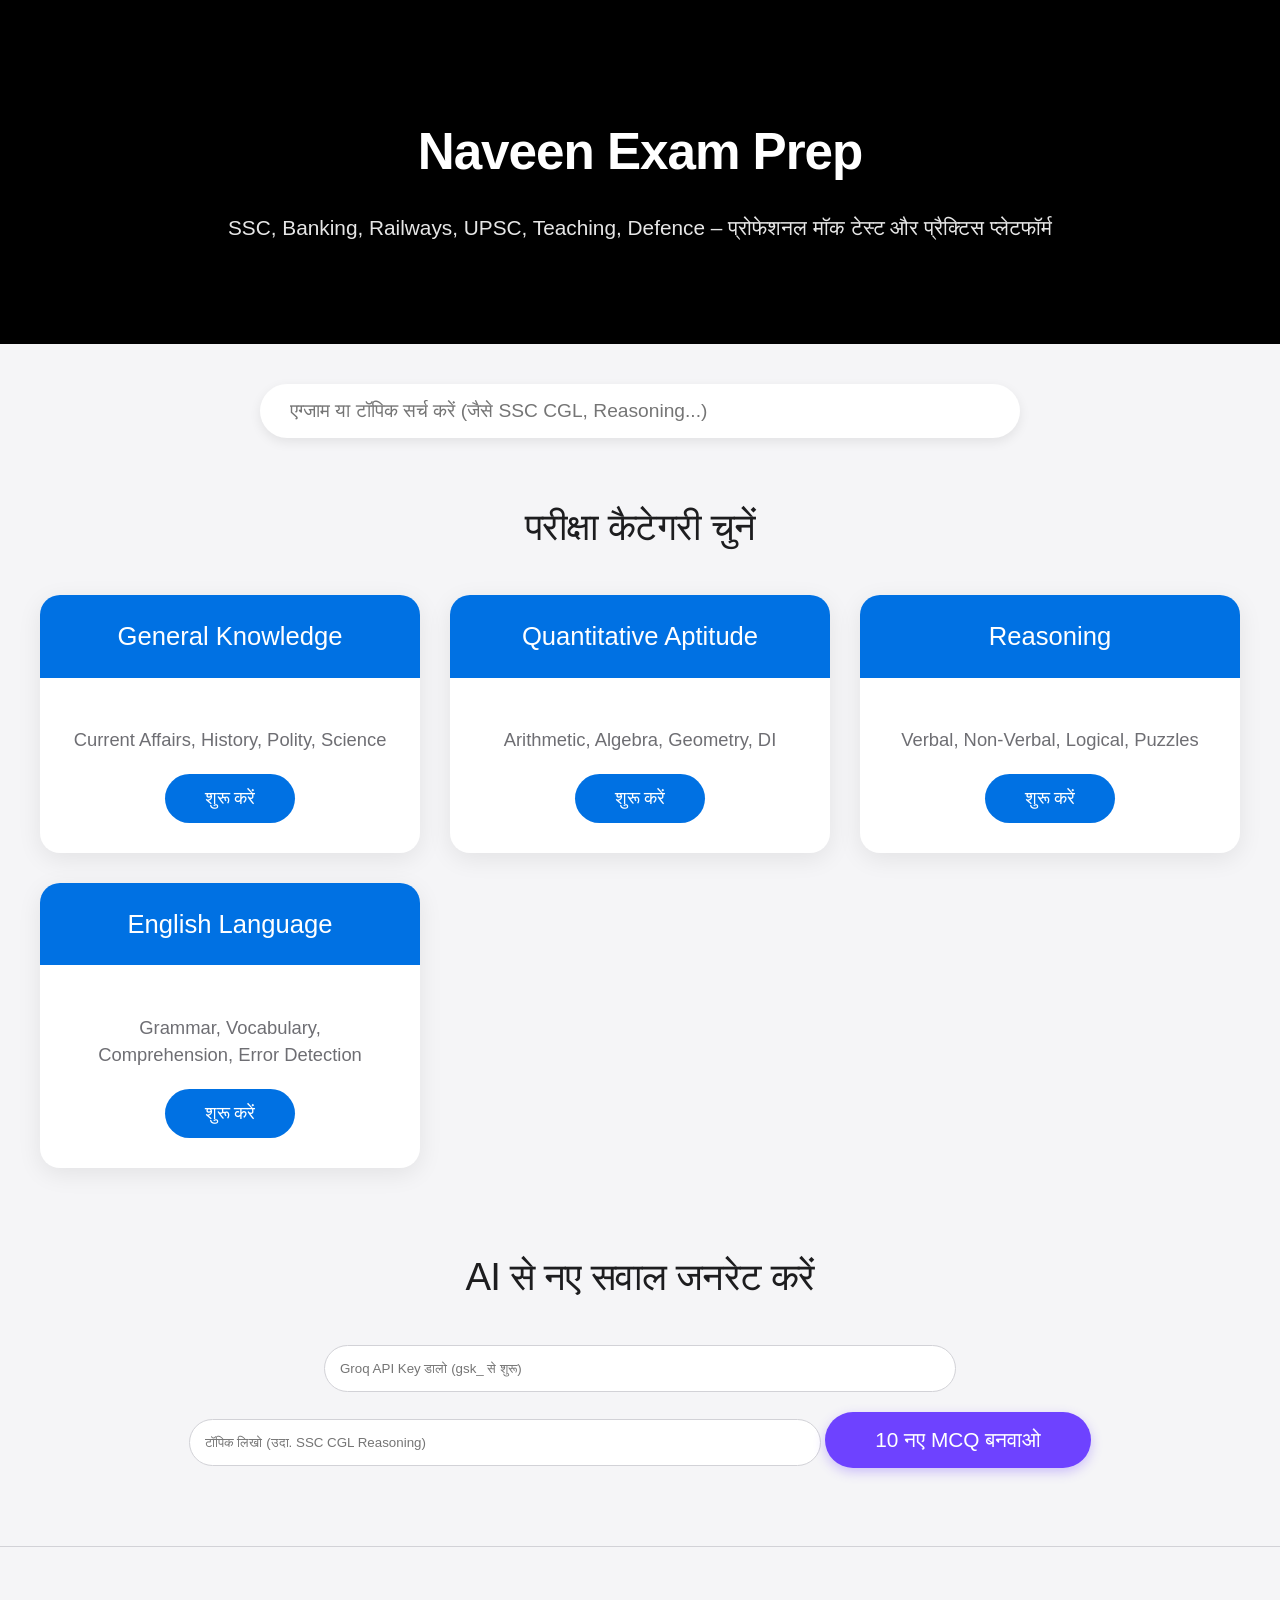
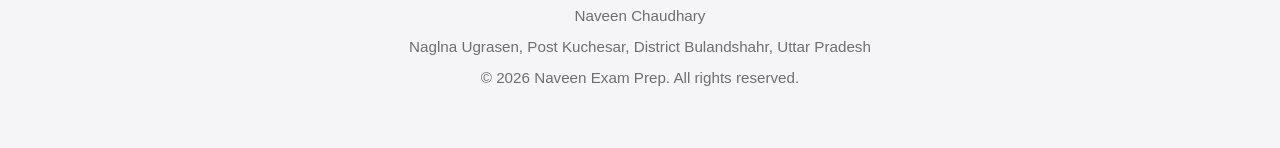
<file: index.html>
<!DOCTYPE html>
<html lang="hi">
<head>
  <meta charset="UTF-8">
  <meta name="viewport" content="width=device-width, initial-scale=1.0">
  <title>Naveen Exam Prep - Professional Mock Test</title>
  <link rel="stylesheet" href="https://cdnjs.cloudflare.com/ajax/libs/font-awesome/6.5.0/css/all.min.css">
  <style>
    body { font-family: -apple-system, BlinkMacSystemFont, 'Segoe UI', Roboto, sans-serif; background:#f5f5f7; color:#1d1d1f; margin:0; line-height:1.5; }
    header { background:#000; color:#fff; text-align:center; padding:80px 20px; }
    header h1 { font-size:3.2rem; font-weight:600; margin-bottom:8px; letter-spacing:-0.02em; }
    header p { font-size:1.3rem; opacity:0.9; }
    .container { max-width:1200px; margin:0 auto; padding:0 20px; }
    .search { margin:40px 0; text-align:center; }
    #search-input { width:80%; max-width:700px; padding:16px 30px; font-size:1.2rem; border:none; border-radius:999px; background:#fff; box-shadow:0 4px 12px rgba(0,0,0,0.08); outline:none; transition:box-shadow 0.3s; }
    #search-input:focus { box-shadow:0 6px 20px rgba(0,0,0,0.12); }
    .title { font-size:2.4rem; font-weight:500; text-align:center; margin:60px 0 40px; letter-spacing:-0.02em; }
    .grid { display:grid; grid-template-columns:repeat(auto-fit, minmax(320px, 1fr)); gap:30px; }
    .card { background:#fff; border-radius:20px; overflow:hidden; box-shadow:0 6px 24px rgba(0,0,0,0.08); transition:0.3s; cursor:pointer; }
    .card:hover { transform:translateY(-6px); box-shadow:0 12px 40px rgba(0,0,0,0.12); }
    .card-header { background:#0071e3; color:#fff; padding:22px; font-size:1.6rem; font-weight:500; text-align:center; }
    .card-body { padding:30px; text-align:center; }
    .card-body p { color:#6e6e73; font-size:1.15rem; margin-bottom:20px; }
    .start-btn { background:#0071e3; color:#fff; padding:14px 40px; border:none; border-radius:999px; font-size:1.1rem; cursor:pointer; transition:0.3s; }
    .start-btn:hover { background:#0062cc; }
    .ai-section { text-align:center; margin:60px 0; }
    .ai-btn { background:#6e42ff; color:#fff; padding:16px 50px; border:none; border-radius:999px; font-size:1.3rem; cursor:pointer; box-shadow:0 4px 12px rgba(110,66,255,0.3); transition:0.3s; }
    .ai-btn:hover { background:#5a36d6; transform:scale(1.03); }
    #quiz { display:none; background:#fff; margin:40px auto; padding:40px; border-radius:20px; max-width:850px; box-shadow:0 8px 40px rgba(0,0,0,0.1); }
    #timer { color:#ff3b30; font-size:1.8rem; text-align:center; margin-bottom:30px; font-weight:600; }
    #question { font-size:1.7rem; margin:0 0 35px; font-weight:500; letter-spacing:-0.01em; }
    .option { background:#f5f5f7; padding:20px; margin:15px 0; border-radius:12px; cursor:pointer; transition:0.3s; font-size:1.2rem; }
    .option:hover { background:#e5e5ea; }
    .actions { margin-top:40px; text-align:center; }
    .action-btn { padding:14px 45px; font-size:1.2rem; margin:0 15px; border:none; border-radius:999px; cursor:pointer; font-weight:500; }
    #bookmark { background:#ffcc00; color:#000; }
    #next { background:#0071e3; color:#fff; }
    #result { display:none; text-align:center; background:#fff; padding:60px; border-radius:20px; margin:60px auto; max-width:600px; box-shadow:0 8px 40px rgba(0,0,0,0.1); }
    #result h2 { font-size:2.2rem; font-weight:600; color:#1d1d1f; }
    footer { background:#f5f5f7; color:#6e6e73; text-align:center; padding:50px 20px; border-top:1px solid #d2d2d7; font-size:0.95rem; }
    footer p { margin:8px 0; }
  </style>
</head>
<body>

  <header>
    <div class="container">
      <h1>Naveen Exam Prep</h1>
      <p>SSC, Banking, Railways, UPSC, Teaching, Defence – प्रोफेशनल मॉक टेस्ट और प्रैक्टिस प्लेटफॉर्म</p>
    </div>
  </header>

  <div class="container">
    <div class="search">
      <input id="search-input" type="text" placeholder="एग्जाम या टॉपिक सर्च करें (जैसे SSC CGL, Reasoning...)">
    </div>

    <h2 class="title">परीक्षा कैटेगरी चुनें</h2>
    <div class="grid">
      <div class="card" onclick="startQuiz('gk')">
        <div class="card-header">General Knowledge</div>
        <div class="card-body">
          <p>Current Affairs, History, Polity, Science</p>
          <button class="start-btn">शुरू करें</button>
        </div>
      </div>

      <div class="card" onclick="startQuiz('math')">
        <div class="card-header">Quantitative Aptitude</div>
        <div class="card-body">
          <p>Arithmetic, Algebra, Geometry, DI</p>
          <button class="start-btn">शुरू करें</button>
        </div>
      </div>

      <div class="card" onclick="startQuiz('reasoning')">
        <div class="card-header">Reasoning</div>
        <div class="card-body">
          <p>Verbal, Non-Verbal, Logical, Puzzles</p>
          <button class="start-btn">शुरू करें</button>
        </div>
      </div>

      <div class="card" onclick="startQuiz('english')">
        <div class="card-header">English Language</div>
        <div class="card-body">
          <p>Grammar, Vocabulary, Comprehension, Error Detection</p>
          <button class="start-btn">शुरू करें</button>
        </div>
      </div>
    </div>

    <div class="ai-section">
      <h2 class="title" style="margin-top:80px;">AI से नए सवाल जनरेट करें</h2>
      <input type="text" id="apiKey" placeholder="Groq API Key डालो (gsk_ से शुरू)" style="width:80%; max-width:600px; padding:15px; border-radius:999px; border:1px solid #d2d2d7; margin-bottom:20px;">
      <input type="text" id="topicInput" placeholder="टॉपिक लिखो (उदा. SSC CGL Reasoning)" style="width:80%; max-width:600px; padding:15px; border-radius:999px; border:1px solid #d2d2d7; margin-bottom:20px;">
      <button class="ai-btn" onclick="generateFromGroq()">10 नए MCQ बनवाओ</button>
    </div>
  </div>

  <section id="quiz">
    <div class="container">
      <div id="timer">समय बाकी: <span id="time-left">30:00</span></div>
      <h2 id="question"></h2>
      <div id="options"></div>
      <div class="actions">
        <button class="action-btn" id="bookmark"><i class="far fa-star"></i> Save</button>
        <button class="action-btn" id="next">अगला</button>
      </div>
    </div>
  </section>

  <section id="result">
    <div class="container">
      <h2>आपका रिजल्ट</h2>
      <p>स्कोर: <span id="score">0</span> / <span id="total">0</span></p>
      <p>परसेंटेज: <span id="percent">0</span>%</p>
      <button onclick="restart()">नया टेस्ट</button>
    </div>
  </section>

  <footer>
    <p>Naveen Chaudhary</p>
    <p>Naglna Ugrasen, Post Kuchesar, District Bulandshahr, Uttar Pradesh</p>
    <p>© 2026 Naveen Exam Prep. All rights reserved.</p>
  </footer>

  <script>
    // सैंपल सवाल (AI से नए आएंगे)
    const quizzes = {
      gk: [
        { q: "भारत की राजधानी क्या है?", opt: ["A. दिल्ली", "B. मुंबई", "C. कोलकाता", "D. चेन्नई"], ans: 0 },
        { q: "भारत का राष्ट्रीय पशु क्या है?", opt: ["A. शेर", "B. बाघ", "C. हाथी", "D. मोर"], ans: 1 }
      ],
      math: [
        { q: "15 × 8 = ?", opt: ["A. 110", "B. 120", "C. 130", "D. 140"], ans: 1 }
      ],
      reasoning: [
        { q: "डॉक्टर : अस्पताल :: शिक्षक : ?", opt: ["A. स्कूल", "B. कक्षा", "C. किताब", "D. छात्र"], ans: 0 }
      ],
      english: [
        { q: "Opposite of 'Happy' is?", opt: ["A. Sad", "B. Joyful", "C. Excited", "D. Angry"], ans: 0 }
      ]
    };

    let currentQuestions = [];
    let currentIndex = 0;
    let score = 0;
    let timerInterval;

    function startQuiz(type) {
      currentQuestions = quizzes[type] || [];
      if (currentQuestions.length === 0) {
        alert("इस कैटेगरी में सवाल नहीं हैं। AI से बनवाओ!");
        return;
      }
      currentIndex = 0;
      score = 0;
      document.getElementById('quiz').style.display = 'block';
      loadQuestion();
      startTimer(1800);
    }

    function loadQuestion() {
      const q = currentQuestions[currentIndex];
      document.getElementById('question').innerText = q.q;
      const container = document.getElementById('options');
      container.innerHTML = '';
      q.opt.forEach((opt, i) => {
        const div = document.createElement('div');
        div.className = 'option';
        div.innerText = opt;
        div.onclick = () => checkAnswer(i);
        container.appendChild(div);
      });
    }

    function checkAnswer(selected) {
      if (selected === currentQuestions[currentIndex].ans) score++;
      currentIndex++;
      if (currentIndex < currentQuestions.length) loadQuestion();
      else showResult();
    }

    function startTimer(sec) {
      let time = sec;
      timerInterval = setInterval(() => {
        time--;
        let m = Math.floor(time / 60);
        let s = time % 60;
        document.getElementById('time-left').innerText = `\( {m}: \){s < 10 ? '0' : ''}${s}`;
        if (time <= 0) showResult();
      }, 1000);
    }

    function showResult() {
      clearInterval(timerInterval);
      document.getElementById('quiz').style.display = 'none';
      document.getElementById('result').style.display = 'block';
      document.getElementById('score').innerText = score;
      document.getElementById('total').innerText = currentQuestions.length;
      document.getElementById('percent').innerText = ((score / currentQuestions.length) * 100).toFixed(1);
    }

    function restart() {
      document.getElementById('result').style.display = 'none';
      document.getElementById('quiz').style.display = 'none';
      clearInterval(timerInterval);
    }

    // Groq से सवाल जनरेट
    async function generateFromGroq() {
      const apiKey = document.getElementById('apiKey').value.trim();
      const topic = document.getElementById('topicInput').value.trim() || "SSC CGL GK";

      if (!apiKey || !apiKey.startsWith('gsk_')) {
        alert("सही Groq API Key डालो!");
        return;
      }

      alert("AI से सवाल बन रहे हैं... (10-40 सेकंड)");

      try {
        const res = await fetch("https://api.groq.com/openai/v1/chat/completions", {
          method: "POST",
          headers: {
            "Content-Type": "application/json",
            "Authorization": `Bearer ${apiKey}`
          },
          body: JSON.stringify({
            model: "llama-3.1-70b-versatile",
            messages: [
              {
                role: "system",
                content: "तुम एक MCQ जनरेटर हो। जवाब सिर्फ VALID JSON में दो। कोई एक्स्ट्रा टेक्स्ट मत डालना। फॉर्मेट: {\"questions\":[{\"question\":\"...\",\"options\":[\"A. ...\",\"B. ...\",\"C. ...\",\"D. ...\"],\"correct\":0}]} correct: 0=A, 1=B, 2=C, 3=D. ठीक 10 सवाल हिंदी में बनाओ।"
              },
              {
                role: "user",
                content: `टॉपिक: ${topic}. 10 MCQ बनाओ।`
              }
            ],
            temperature: 0.4,
            max_tokens: 2500
          })
        });

        const data = await res.json();
        const raw = data.choices[0].message.content.trim();

        let newQuestions;
        try {
          newQuestions = JSON.parse(raw).questions;
        } catch (e) {
          alert("AI ने JSON नहीं दिया। रॉ रिस्पॉन्स:\n" + raw);
          return;
        }

        if (!quizzes.aiGenerated) quizzes.aiGenerated = [];
        quizzes.aiGenerated.push(...newQuestions);

        alert(`AI ने ${newQuestions.length} सवाल बनाए! अब AI Generated कैटेगरी से टेस्ट करो।`);

        // AI कैटेगरी के लिए बटन दिखाने के लिए (ऑप्शनल)
        // तुम चाहो तो HTML में एक नया कार्ड ऐड कर सकते हो
      } catch (err) {
        alert("एरर: " + err.message + "\nKey चेक करो या इंटरनेट देखो।");
      }
    }

    // सैंपल सवाल (AI से नए आएंगे)
    const quizzes = {
      gk: [
        { q: "भारत की राजधानी क्या है?", opt: ["A. दिल्ली", "B. मुंबई", "C. कोलकाता", "D. चेन्नई"], ans: 0 },
        { q: "भारत का राष्ट्रीय पशु क्या है?", opt: ["A. शेर", "B. बाघ", "C. हाथी", "D. मोर"], ans: 1 }
      ],
      math: [
        { q: "15 × 8 = ?", opt: ["A. 110", "B. 120", "C. 130", "D. 140"], ans: 1 }
      ],
      reasoning: [
        { q: "डॉक्टर : अस्पताल :: शिक्षक : ?", opt: ["A. स्कूल", "B. कक्षा", "C. किताब", "D. छात्र"], ans: 0 }
      ],
      english: [
        { q: "Opposite of 'Happy' is?", opt: ["A. Sad", "B. Joyful", "C. Excited", "D. Angry"], ans: 0 }
      ],
      aiGenerated: []  // AI सवाल यहाँ आएंगे
    };
  </script>
</body>
</html>
</file>
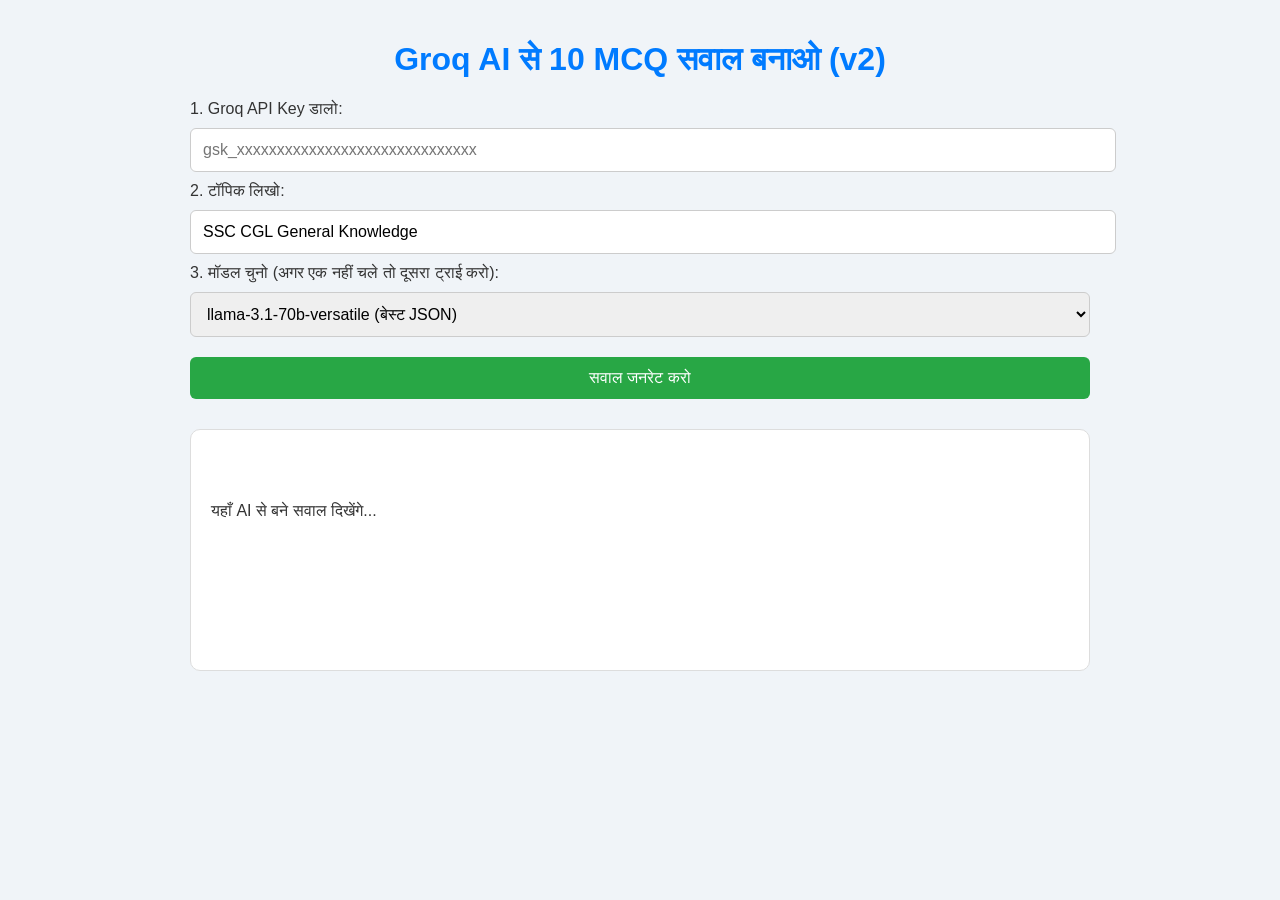
<file: ai-question-marker-v2.html>
<!DOCTYPE html>
<html lang="hi">
<head>
  <meta charset="UTF-8">
  <meta name="viewport" content="width=device-width, initial-scale=1.0">
  <title>AI सवाल जनरेटर v2 - Groq</title>
  <style>
    body { font-family: Arial, sans-serif; background:#f0f4f8; color:#333; padding:20px; max-width:900px; margin:auto; }
    h1 { color:#007bff; text-align:center; }
    input, button, select { padding:12px; font-size:16px; margin:10px 0; width:100%; border-radius:6px; border:1px solid #ccc; }
    button { background:#28a745; color:white; border:none; cursor:pointer; }
    button:hover { background:#218838; }
    #output { background:white; padding:20px; border-radius:10px; margin-top:20px; min-height:200px; border:1px solid #ddd; white-space:pre-wrap; word-wrap:break-word; }
    .error { color:red; font-weight:bold; }
    .success { color:green; font-weight:bold; }
    pre { background:#f8f9fa; padding:10px; border-radius:6px; overflow:auto; }
  </style>
</head>
<body>

  <h1>Groq AI से 10 MCQ सवाल बनाओ (v2)</h1>

  <div>
    <label>1. Groq API Key डालो:</label><br>
    <input type="text" id="apiKey" placeholder="gsk_xxxxxxxxxxxxxxxxxxxxxxxxxxxxxx">
  </div>

  <div>
    <label>2. टॉपिक लिखो:</label><br>
    <input type="text" id="topic" value="SSC CGL General Knowledge" placeholder="उदा. SSC CGL Reasoning">
  </div>

  <div>
    <label>3. मॉडल चुनो (अगर एक नहीं चले तो दूसरा ट्राई करो):</label><br>
    <select id="model">
      <option value="llama-3.1-70b-versatile">llama-3.1-70b-versatile (बेस्ट JSON)</option>
      <option value="mixtral-8x7b-32768">mixtral-8x7b-32768 (तेज)</option>
      <option value="llama3-70b-8192">llama3-70b-8192 (पुराना लेकिन अच्छा)</option>
    </select>
  </div>

  <button onclick="generateQuestions()">सवाल जनरेट करो</button>

  <div id="output">
    <p>यहाँ AI से बने सवाल दिखेंगे...</p>
  </div>

  <script>
    async function generateQuestions() {
      const apiKey = document.getElementById('apiKey').value.trim();
      const topic = document.getElementById('topic').value.trim() || "SSC CGL GK";
      const model = document.getElementById('model').value;

      if (!apiKey || !apiKey.startsWith('gsk_')) {
        alert("सही Groq API Key डालो (gsk_ से शुरू)");
        return;
      }

      const output = document.getElementById('output');
      output.innerHTML = `<p class="success">AI से सवाल बन रहे हैं... (मॉडल: ${model})</p>`;

      try {
        const response = await fetch("https://api.groq.com/openai/v1/chat/completions", {
          method: "POST",
          headers: {
            "Content-Type": "application/json",
            "Authorization": `Bearer ${apiKey}`
          },
          body: JSON.stringify({
            model: model,
            messages: [
              {
                role: "system",
                content: `तुम एक MCQ जनरेटर हो। जवाब **केवल** और **केवल** VALID JSON में दो। 
                कोई भी एक्स्ट्रा टेक्स्ट, मार्कडाउन, व्याख्या, "यहाँ है" या कोई शब्द मत लिखना। 
                आउटपुट बिल्कुल ये होना चाहिए:
                {"questions":[
                  {"question":"सवाल हिंदी में?","options":["A. विकल्प1","B. विकल्प2","C. विकल्प3","D. विकल्प4"],"correct":0},
                  ...
                ]}
                correct: 0 = A, 1 = B, 2 = C, 3 = D
                ठीक 10 सवाल बनाओ। SSC/Bank लेवल। हिंदी में।`
              },
              {
                role: "user",
                content: `टॉपिक: ${topic}. ठीक 10 MCQ बनाओ।`
              }
            ],
            temperature: 0.3,
            max_tokens: 3000
          })
        });

        if (!response.ok) {
          const err = await response.text();
          throw new Error(`API एरर ${response.status}: ${err}`);
        }

        const data = await response.json();
        const rawText = data.choices[0].message.content.trim();

        let questions = [];
        try {
          const parsed = JSON.parse(rawText);
          questions = parsed.questions || [];
        } catch (parseError) {
          output.innerHTML = `
            <p class="error">JSON पार्स नहीं हुआ (AI ने गलत फॉर्मेट दिया)</p>
            <p>रॉ रिस्पॉन्स (कॉपी करके देखो):</p>
            <pre>${rawText}</pre>
            <p>अगर JSON जैसा दिख रहा है तो मैन्युअली कॉपी करके questions.js में ऐड कर लो।</p>
          `;
          return;
        }

        if (questions.length === 0) {
          output.innerHTML = "<p class='error'>कोई सवाल नहीं मिला। टॉपिक या मॉडल बदलकर ट्राई करो।</p>";
          return;
        }

        let html = `<p class="success">AI ने ${questions.length} सवाल बनाए!</p>`;
        questions.forEach((q, i) => {
          html += `<div class="question">
            <strong>सवाल ${i+1}:</strong> ${q.question}<br><br>
            <ol type="A">
              \( {q.options.map(opt => `<li> \){opt}</li>`).join('')}
            </ol>
            <strong>सही जवाब:</strong> ${String.fromCharCode(65 + q.correct)}
          </div>`;
        });

        output.innerHTML = html;

      } catch (error) {
        output.innerHTML = `<p class="error">एरर: ${error.message}</p>
          <p>कॉन्सोल में डिटेल देखो (F12 → Console)। Key चेक करो या Groq कंसोल पर जाओ।</p>`;
        console.error("Groq Error:", error);
      }
    }
  </script>

</body>
</html>
</file>
